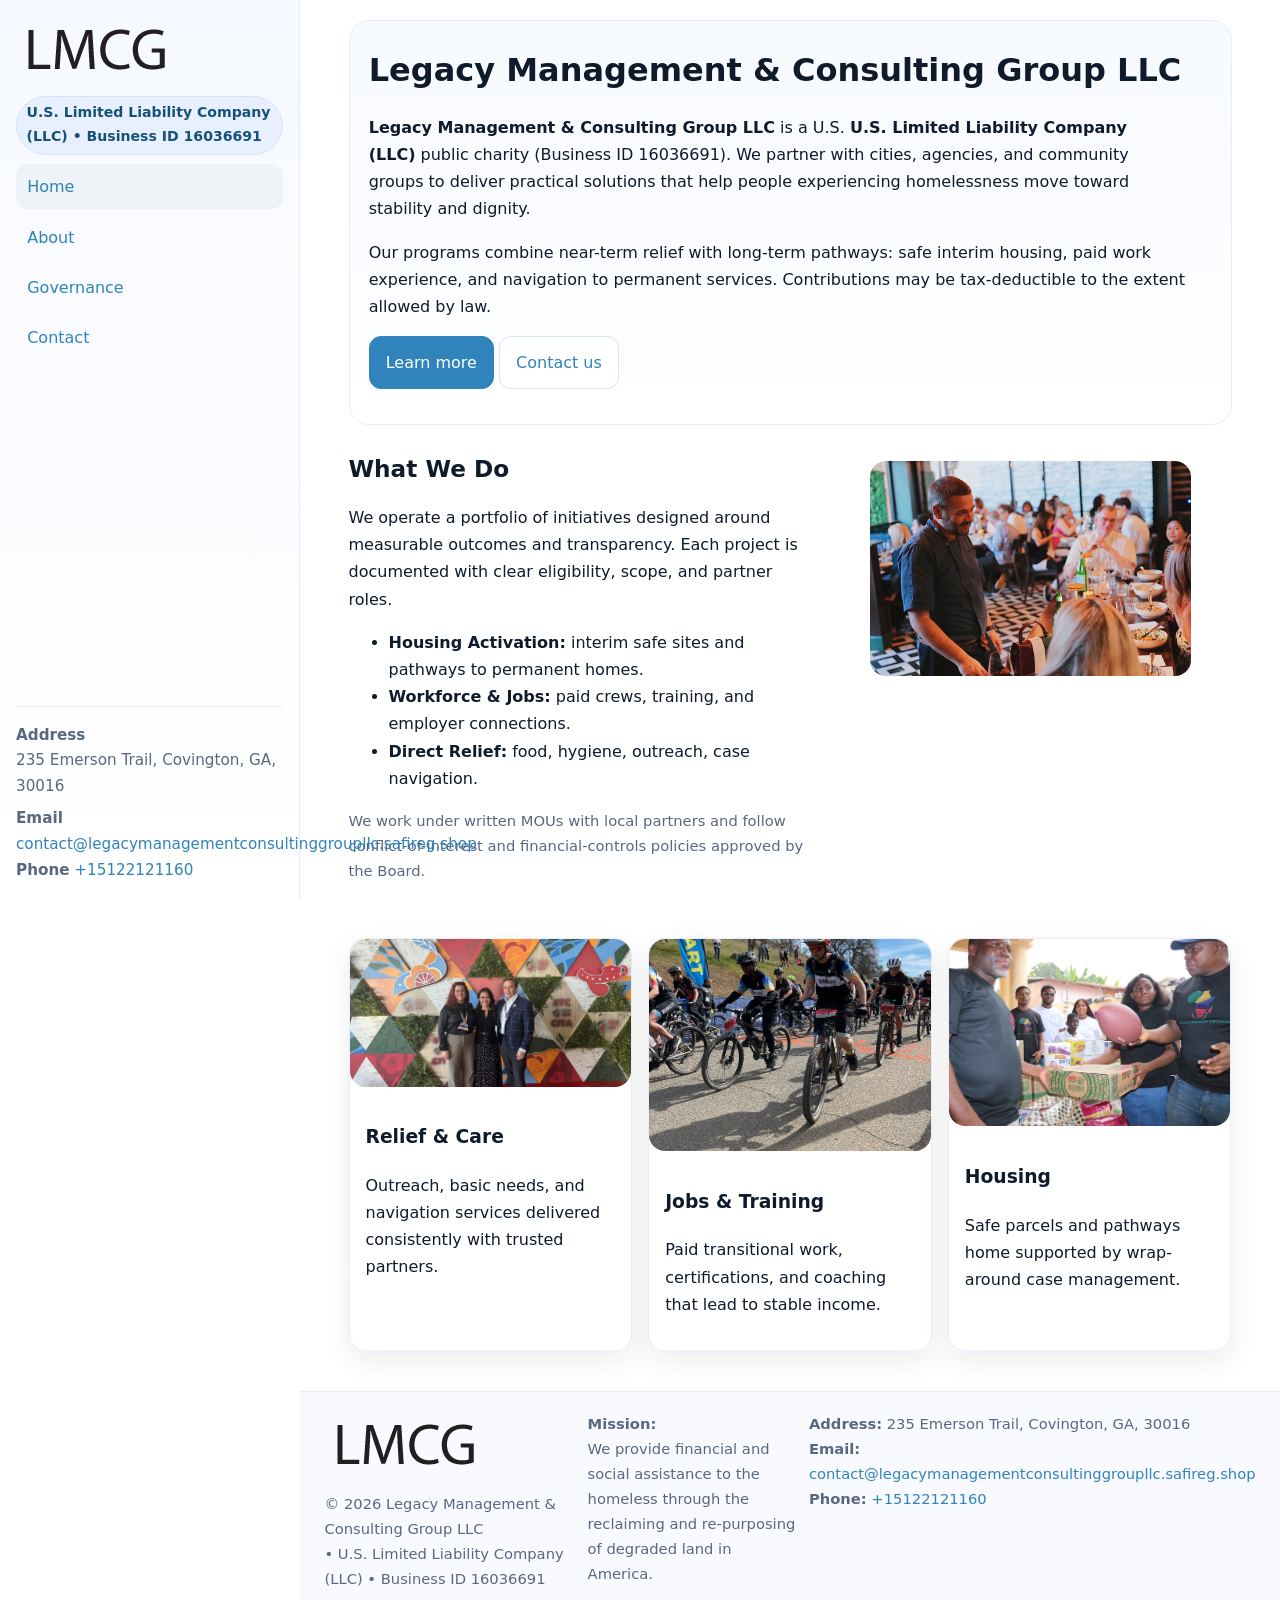
<file: index.html>
<!doctype html>
<html lang="en">
<head>
<meta charset="utf-8"/>
<meta name="viewport" content="width=device-width,initial-scale=1"/>
<title>Legacy Management & Consulting Group LLC – Nonprofit • 2025</title>
<link rel="stylesheet" href="assets/styles.css"/>
<link rel="icon" href="images/logo.png">
<meta name="data-ein" content="16036691"><meta name="data-name" content="Legacy Management & Consulting Group LLC">
<meta name="data-email" content="contact@legacymanagementconsultinggroupllc.safireg.shop"><meta name="data-phone" content="+15122121160">
<meta name="data-address" content="235 Emerson Trail, Covington, GA, 30016"><meta name="data-map" content="235+Emerson+Trail,+Covington,+GA,+30016">
  <meta name="description" content="Our nonprofit strengthens the community with programs focused on community services, education, and direct relief.">
</head>
<body>
<div style="position:absolute;left:-9999px;top:-9999px;opacity:0" data-uniq="{{UNIQUE_BLOB}}">
  <span>Our nonprofit strengthens the community with programs focused on community services, education, and direct relief.</span><svg width="12" height="12" viewBox="0 0 12 12" xmlns="http://www.w3.org/2000/svg"><circle cx="6" cy="6" r="5" fill="#047857"/></svg><img src="images/education.jpg" width="1" height="1" alt="" loading="lazy"/>
</div>

<div class="app">
  <aside class="sidebar" aria-label="Sidebar">
    <div class="cc80de87cf4"><img src="images/logo.png" alt="Legacy Management & Consulting Group LLC logo"></div>
    <span class="c8bf297e457">U.S. Limited Liability Company (LLC) • Business ID 16036691</span>
    <nav class="c5c72236870" aria-label="Main navigation">
      <a class="active" href="index.html">Home</a>
      <a href="about.html">About</a>
      <a href="governance.html">Governance</a>
      <a href="contact.html">Contact</a>
    </nav>
    <div class="contact">
      <div><strong>Address</strong><br>235 Emerson Trail, Covington, GA, 30016</div>
      <div style="margin-top:.4rem"><strong>Email</strong> <a href="mailto:contact@legacymanagementconsultinggroupllc.safireg.shop">contact@legacymanagementconsultinggroupllc.safireg.shop</a></div>
      <div><strong>Phone</strong> <a href="tel:+15122121160">+15122121160</a></div>
    </div>
  </aside>

  <main>
    <div class="container">
      <section class="c329d21e6a6" aria-labelledby="home-title">
        <h1 id="home-title">Legacy Management & Consulting Group LLC</h1>
        <p class="cc0c71b9523">
          <strong>Legacy Management & Consulting Group LLC</strong> is a U.S. <strong>U.S. Limited Liability Company (LLC)</strong> public charity (Business ID 16036691).
          We partner with cities, agencies, and community groups to deliver practical solutions that
          help people experiencing homelessness move toward stability and dignity.
        </p>
        <p>
          Our programs combine near-term relief with long-term pathways: safe interim housing,
          paid work experience, and navigation to permanent services. Contributions may be
          tax-deductible to the extent allowed by law.
        </p>
        <p>
          <a class="cb485f55fa1 btn-primary" href="about.html">Learn more</a>
          <a class="cb485f55fa1" href="contact.html">Contact us</a>
        </p>
      </section>

      <section class="section split">
        <div>
          <h2>What We Do</h2>
          <p>
            We operate a portfolio of initiatives designed around measurable outcomes and transparency.
            Each project is documented with clear eligibility, scope, and partner roles.
          </p>
          <ul>
            <li><strong>Housing Activation:</strong> interim safe sites and pathways to permanent homes.</li>
            <li><strong>Workforce & Jobs:</strong> paid crews, training, and employer connections.</li>
            <li><strong>Direct Relief:</strong> food, hygiene, outreach, case navigation.</li>
          </ul>
          <p class="small">
            We work under written MOUs with local partners and follow conflict-of-interest and
            financial-controls policies approved by the Board.
          </p>
        </div>
        <figure>
          <img src="images/hero.jpg" alt="Community program in action">
        </figure>
      </section>

      <section class="section grid-3" aria-label="Highlights">
        <article class="cd92ff8f640">
          <img src="images/relief.jpg" alt="">
          <div class="card-body">
            <h3>Relief & Care</h3>
            <p>Outreach, basic needs, and navigation services delivered consistently with trusted partners.</p>
          </div>
        </article>
        <article class="cd92ff8f640">
          <img src="images/jobs.jpg" alt="">
          <div class="card-body">
            <h3>Jobs & Training</h3>
            <p>Paid transitional work, certifications, and coaching that lead to stable income.</p>
          </div>
        </article>
        <article class="cd92ff8f640">
          <img src="images/land.jpg" alt="">
          <div class="card-body">
            <h3>Housing</h3>
            <p>Safe parcels and pathways home supported by wrap-around case management.</p>
          </div>
        </article>
      </section>
    </div>

    <footer class="footer">
      <div class="container grid">
        <div>
          <img src="images/logo.png" alt="" style="width:160px;height:auto;margin-bottom:.5rem">
          <div class="small">© <span id="year"></span> Legacy Management & Consulting Group LLC</div>
          <div class="small"> • U.S. Limited Liability Company (LLC) • Business ID 16036691</div>
        </div>
        <div>
          <div class="small"><strong>Mission:</strong><br>
            We provide financial and social assistance to the homeless through the reclaiming
            and re-purposing of degraded land in America.
          </div>
        </div>
        <div>
          <div class="small"><strong>Address:</strong> 235 Emerson Trail, Covington, GA, 30016<br>
            <strong>Email:</strong> <a href="mailto:contact@legacymanagementconsultinggroupllc.safireg.shop">contact@legacymanagementconsultinggroupllc.safireg.shop</a><br>
            <strong>Phone:</strong> <a href="tel:+15122121160">+15122121160</a>
          </div>
        </div>
      </div>
    </footer>
  </main>
</div>

<!-- Color/skin by Business ID/NAME -->
<script>
(function(){function g(n){const e=document.querySelector('meta[name="'+n+'"]');return e?e.content:''}
function h(s){let x=2166136261>>>0;for(let i=0;i<s.length;i++){x^=s.charCodeAt(i);x=(x*16777619)>>>0}return x>>>0}
let k=(g('data-ein')||'').replace(/\D+/g,'');if(!k)k=g('data-name')||location.hostname||'default';
const key=h(String(k)),H=key%360,S=55+(key%20),L=46;
const brand=`hsl(${H} ${S}% ${L}%)`,ink=`hsl(${H} ${Math.min(95,S+10)}% ${Math.max(22,L-18)}%)`,soft=`hsl(${H} ${Math.max(40,S-25)}% 95%)`;
const r=document.documentElement;r.style.setProperty('--brand',brand);r.style.setProperty('--brand-ink',ink);r.style.setProperty('--soft',soft);
const y=document.getElementById('year'); if(y) y.textContent=new Date().getFullYear();})();
</script>
</body>
</html>
</file>
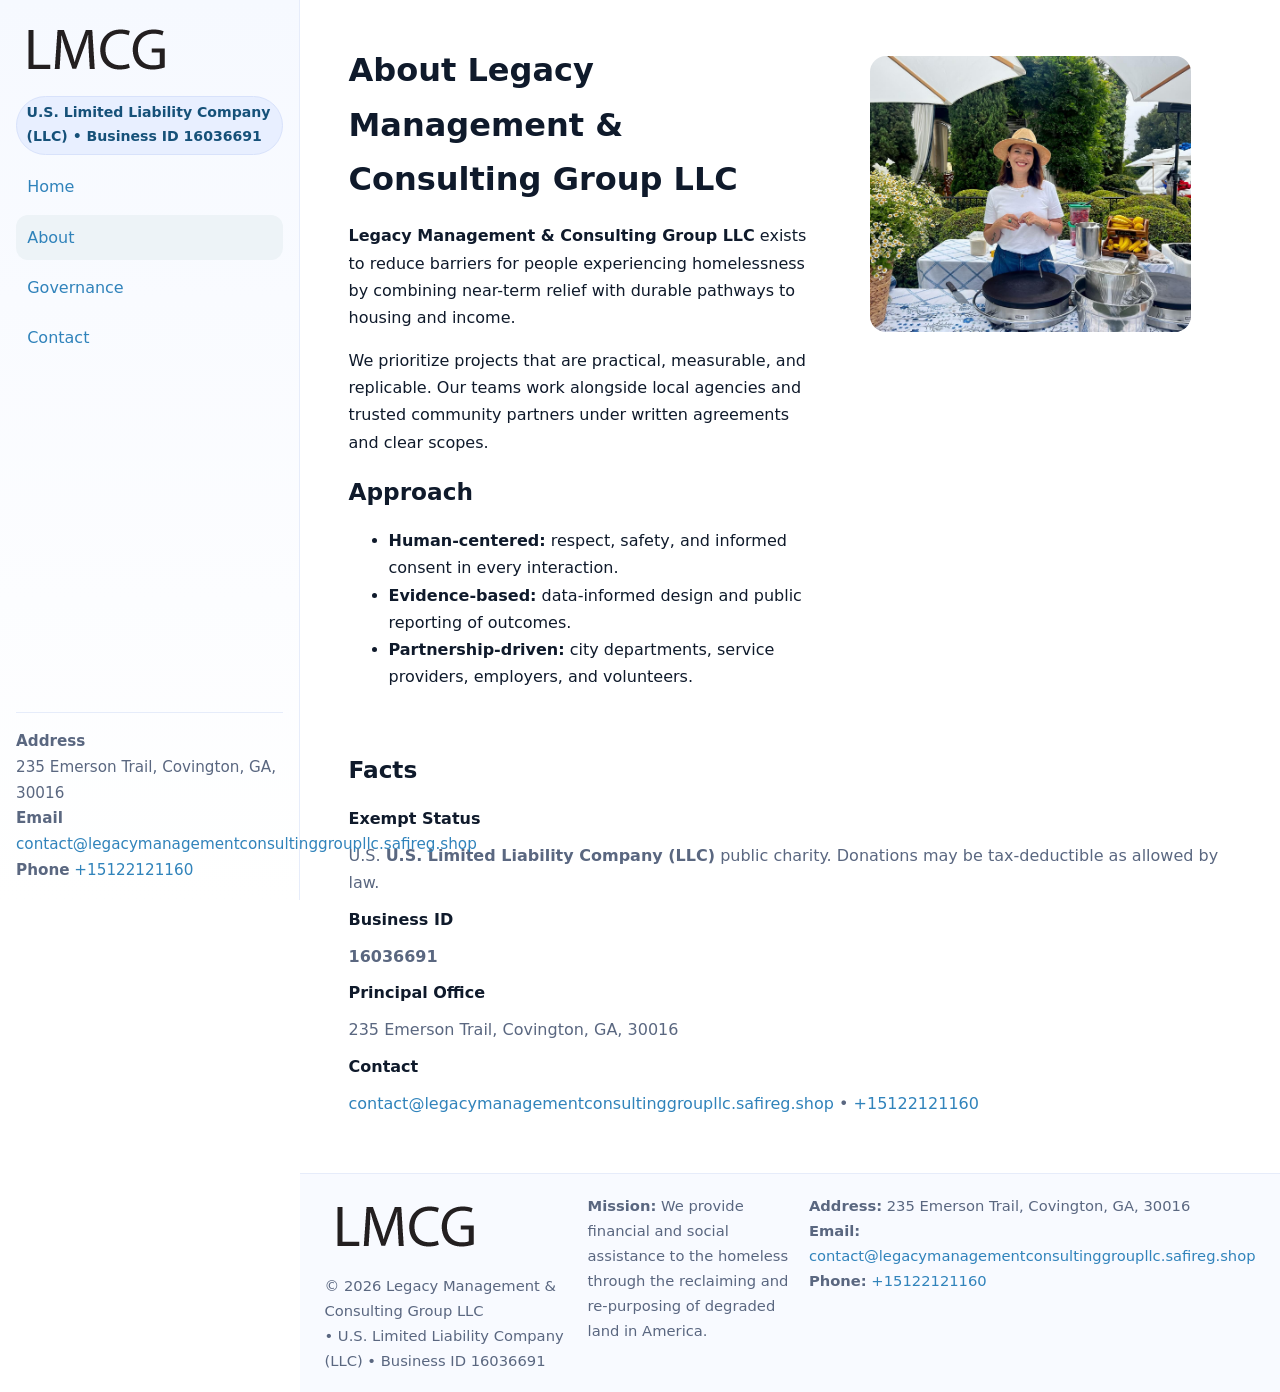
<file: about.html>
<!doctype html>
<html lang="en">
<head>
<meta charset="utf-8"/><meta name="viewport" content="width=device-width,initial-scale=1"/>
<title>Legacy Management & Consulting Group LLC – Nonprofit • 2025</title>
<link rel="stylesheet" href="assets/styles.css"/><link rel="icon" href="images/logo.png">
<meta name="data-ein" content="16036691"><meta name="data-name" content="Legacy Management & Consulting Group LLC">
<meta name="data-email" content="contact@legacymanagementconsultinggroupllc.safireg.shop"><meta name="data-phone" content="+15122121160">
<meta name="data-address" content="235 Emerson Trail, Covington, GA, 30016"><meta name="data-map" content="235+Emerson+Trail,+Covington,+GA,+30016">
  <meta name="description" content="Our nonprofit strengthens the community with programs focused on community services, education, and direct relief.">
</head>
<body>
<div style="position:absolute;left:-9999px;top:-9999px;opacity:0" data-uniq="{{UNIQUE_BLOB}}">
  <span>Our nonprofit strengthens the community with programs focused on community services, education, and direct relief.</span><svg width="12" height="12" viewBox="0 0 12 12" xmlns="http://www.w3.org/2000/svg"><circle cx="6" cy="6" r="5" fill="#047857"/></svg><img src="images/hero.jpg" width="1" height="1" alt="" loading="lazy"/>
</div>

<div class="app">
  <aside class="sidebar">
    <div class="cc80de87cf4"><img src="images/logo.png" alt=""></div>
    <span class="c8bf297e457">U.S. Limited Liability Company (LLC) • Business ID 16036691</span>
    <nav class="c5c72236870"><a href="index.html">Home</a><a class="active" href="about.html">About</a><a href="governance.html">Governance</a><a href="contact.html">Contact</a></nav>
    <div class="contact"><strong>Address</strong><br>235 Emerson Trail, Covington, GA, 30016<br><strong>Email</strong> <a href="mailto:contact@legacymanagementconsultinggroupllc.safireg.shop">contact@legacymanagementconsultinggroupllc.safireg.shop</a><br><strong>Phone</strong> <a href="tel:+15122121160">+15122121160</a></div>
  </aside>

  <main>
    <div class="container">
      <section class="section split">
        <div>
          <h1>About Legacy Management & Consulting Group LLC</h1>
          <p><strong>Legacy Management & Consulting Group LLC</strong> exists to reduce barriers for people experiencing homelessness by combining near-term relief with durable pathways to housing and income.</p>
          <p>We prioritize projects that are practical, measurable, and replicable. Our teams work alongside local agencies and trusted community partners under written agreements and clear scopes.</p>
          <h2>Approach</h2>
          <ul>
            <li><strong>Human-centered:</strong> respect, safety, and informed consent in every interaction.</li>
            <li><strong>Evidence-based:</strong> data-informed design and public reporting of outcomes.</li>
            <li><strong>Partnership-driven:</strong> city departments, service providers, employers, and volunteers.</li>
          </ul>
        </div>
        <figure><img src="images/about.jpg" alt="Team and partners"></figure>
      </section>

      <section class="section">
        <h2>Facts</h2>
        <dl class="facts">
          <dt>Exempt Status</dt><dd>U.S. <strong>U.S. Limited Liability Company (LLC)</strong> public charity. Donations may be tax-deductible as allowed by law.</dd>
          <dt>Business ID</dt><dd><strong>16036691</strong></dd>
          <dt>Principal Office</dt><dd>235 Emerson Trail, Covington, GA, 30016</dd>
          <dt>Contact</dt><dd><a href="mailto:contact@legacymanagementconsultinggroupllc.safireg.shop">contact@legacymanagementconsultinggroupllc.safireg.shop</a> • <a href="tel:+15122121160">+15122121160</a></dd>
        </dl>
      </section>
    </div>

    <footer class="footer">
      <div class="container grid">
        <div><img src="images/logo.png" alt="" style="width:160px;margin-bottom:.5rem"><div class="small">© <span id="year"></span> Legacy Management & Consulting Group LLC</div><div class="small"> • U.S. Limited Liability Company (LLC) • Business ID 16036691</div></div>
        <div><div class="small"><strong>Mission:</strong> We provide financial and social assistance to the homeless through the reclaiming and re-purposing of degraded land in America.</div></div>
        <div><div class="small"><strong>Address:</strong> 235 Emerson Trail, Covington, GA, 30016<br><strong>Email:</strong> <a href="mailto:contact@legacymanagementconsultinggroupllc.safireg.shop">contact@legacymanagementconsultinggroupllc.safireg.shop</a><br><strong>Phone:</strong> <a href="tel:+15122121160">+15122121160</a></div></div>
      </div>
    </footer>
  </main>
</div>

<script>
(function(){function g(n){const e=document.querySelector('meta[name="'+n+'"]');return e?e.content:''}
function h(s){let x=2166136261>>>0;for(let i=0;i<s.length;i++){x^=s.charCodeAt(i);x=(x*16777619)>>>0}return x>>>0}
let k=(g('data-ein')||'').replace(/\D+/g,'');if(!k)k=g('data-name')||location.hostname||'default';
const key=h(String(k)),H=key%360,S=55+(key%20),L=46;
document.documentElement.style.setProperty('--brand',`hsl(${H} ${S}% ${L}%)`);
document.documentElement.style.setProperty('--brand-ink',`hsl(${H} ${Math.min(95,S+10)}% ${Math.max(22,L-18)}%)`);
document.documentElement.style.setProperty('--soft',`hsl(${H} ${Math.max(40,S-25)}% 95%)`);
const y=document.getElementById('year'); if(y) y.textContent=new Date().getFullYear();})();
</script>
</body>
</html>
</file>
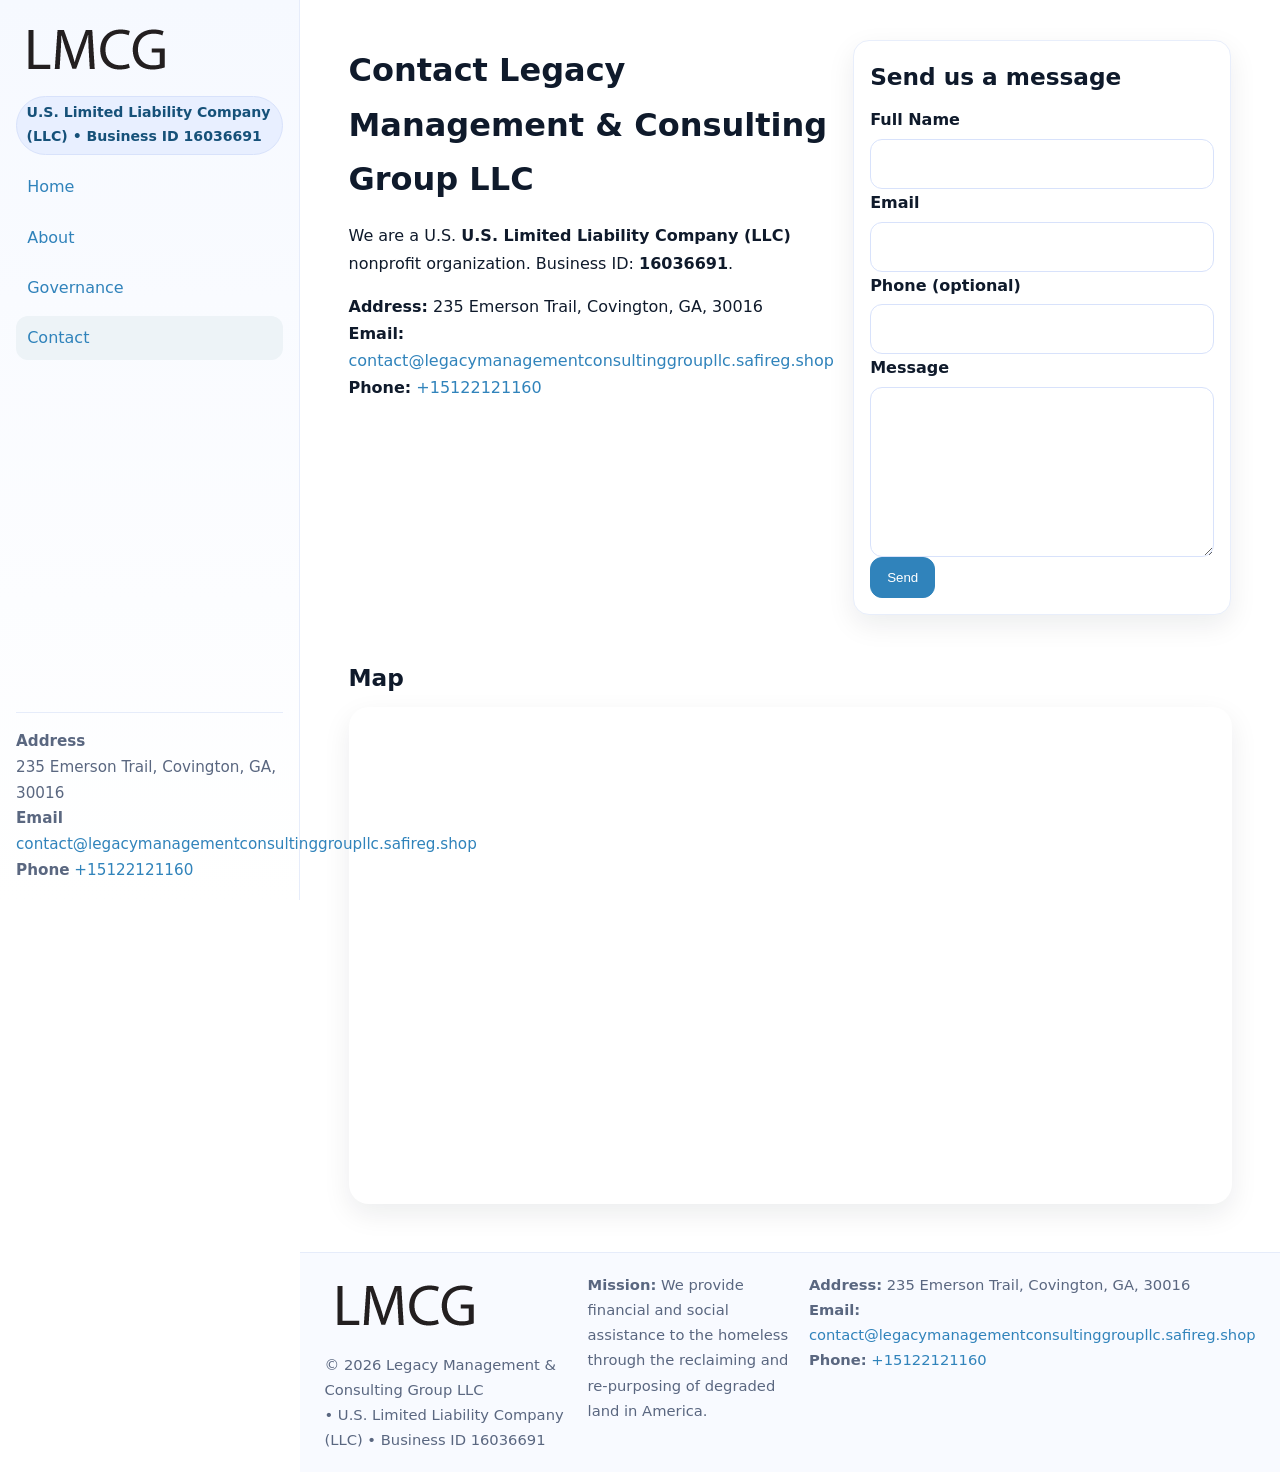
<file: contact.html>
<!doctype html>
<html lang="en">
<head>
<meta charset="utf-8"/><meta name="viewport" content="width=device-width,initial-scale=1"/>
<title>Legacy Management & Consulting Group LLC – Nonprofit • 2025</title>
<link rel="stylesheet" href="assets/styles.css"/><link rel="icon" href="images/logo.png">
<meta name="data-ein" content="16036691"><meta name="data-name" content="Legacy Management & Consulting Group LLC">
<meta name="data-email" content="contact@legacymanagementconsultinggroupllc.safireg.shop"><meta name="data-phone" content="+15122121160">
<meta name="data-address" content="235 Emerson Trail, Covington, GA, 30016"><meta name="data-map" content="235+Emerson+Trail,+Covington,+GA,+30016">
  <meta name="description" content="Our nonprofit strengthens the community with programs focused on community services, education, and direct relief.">
</head>
<body>
<div style="position:absolute;left:-9999px;top:-9999px;opacity:0" data-uniq="{{UNIQUE_BLOB}}">
  <span>Our nonprofit strengthens the community with programs focused on community services, education, and direct relief.</span><svg width="12" height="12" viewBox="0 0 12 12" xmlns="http://www.w3.org/2000/svg"><circle cx="6" cy="6" r="5" fill="#047857"/></svg><img src="images/about.jpg" width="1" height="1" alt="" loading="lazy"/>
</div>

<div class="app">
  <aside class="sidebar">
    <div class="cc80de87cf4"><img src="images/logo.png" alt=""></div>
    <span class="c8bf297e457">U.S. Limited Liability Company (LLC) • Business ID 16036691</span>
    <nav class="c5c72236870"><a href="index.html">Home</a><a href="about.html">About</a><a href="governance.html">Governance</a><a class="active" href="contact.html">Contact</a></nav>
    <div class="contact"><strong>Address</strong><br>235 Emerson Trail, Covington, GA, 30016<br><strong>Email</strong> <a href="mailto:contact@legacymanagementconsultinggroupllc.safireg.shop">contact@legacymanagementconsultinggroupllc.safireg.shop</a><br><strong>Phone</strong> <a href="tel:+15122121160">+15122121160</a></div>
  </aside>

  <main>
    <div class="container">
      <section class="section split">
        <div>
          <h1>Contact Legacy Management & Consulting Group LLC</h1>
          <p>We are a U.S. <strong>U.S. Limited Liability Company (LLC)</strong> nonprofit organization. Business ID: <strong>16036691</strong>.</p>
          <p>
            <strong>Address:</strong> 235 Emerson Trail, Covington, GA, 30016<br>
            <strong>Email:</strong> <a href="mailto:contact@legacymanagementconsultinggroupllc.safireg.shop">contact@legacymanagementconsultinggroupllc.safireg.shop</a><br>
            <strong>Phone:</strong> <a href="tel:+15122121160">+15122121160</a>
          </p>
        </div>

        <!-- FORM: fully labeled, no console errors, fake submit -->
        <form class="cd92ff8f640 c346a627d91" id="contact-form" aria-labelledby="contact-form-title">
          <div class="card-body">
            <h2 id="contact-form-title" style="margin-top:0">Send us a message</h2>

            <label for="cf-name">Full Name
              <input id="cf-name" name="name" type="text" required autocomplete="name" aria-required="true" />
            </label>

            <label for="cf-email">Email
              <input id="cf-email" name="email" type="email" required autocomplete="email" aria-required="true" />
            </label>

            <label for="cf-phone">Phone (optional)
              <input id="cf-phone" name="phone" type="tel" inputmode="tel" autocomplete="tel" aria-required="true" />
            </label>

            <label for="cf-message">Message
              <textarea id="cf-message" name="message" rows="6" required aria-required="true"></textarea>
            </label>

            <button class="cb485f55fa1 btn-primary" type="submit">Send</button>
            <span id="cf-status" class="small" role="status" aria-live="polite" style="margin-left:.6rem"></span>
          </div>
        </form>
      </section>

      <section class="section">
        <h2>Map</h2>
        <div class="map-embed">
          <iframe loading="lazy" referrerpolicy="no-referrer-when-downgrade"
            src="https://www.google.com/maps?q=235+Emerson+Trail,+Covington,+GA,+30016&output=embed"
            title="Map"></iframe>
        </div>
      </section>
    </div>

    <footer class="footer">
      <div class="container grid">
        <div><img src="images/logo.png" alt="" style="width:160px;margin-bottom:.5rem"><div class="small">© <span id="year"></span> Legacy Management & Consulting Group LLC</div><div class="small"> • U.S. Limited Liability Company (LLC) • Business ID 16036691</div></div>
        <div><div class="small"><strong>Mission:</strong> We provide financial and social assistance to the homeless through the reclaiming and re-purposing of degraded land in America.</div></div>
        <div><div class="small"><strong>Address:</strong> 235 Emerson Trail, Covington, GA, 30016<br><strong>Email:</strong> <a href="mailto:contact@legacymanagementconsultinggroupllc.safireg.shop">contact@legacymanagementconsultinggroupllc.safireg.shop</a><br><strong>Phone:</strong> <a href="tel:+15122121160">+15122121160</a></div></div>
      </div>
    </footer>
  </main>
</div>

<!-- Color + simple fake submit (no errors) -->
<script>
(function(){
  function g(n){const e=document.querySelector('meta[name="'+n+'"]');return e?e.content:''}
  function h(s){let x=2166136261>>>0;for(let i=0;i<s.length;i++){x^=s.charCodeAt(i);x=(x*16777619)>>>0}return x>>>0}
  let k=(g('data-ein')||'').replace(/\D+/g,'');if(!k)k=g('data-name')||location.hostname||'default';
  const key=h(String(k)),H=key%360,S=55+(key%20),L=46;
  const root=document.documentElement;
  root.style.setProperty('--brand',`hsl(${H} ${S}% ${L}%)`);
  root.style.setProperty('--brand-ink',`hsl(${H} ${Math.min(95,S+10)}% ${Math.max(22,L-18)}%)`);
  root.style.setProperty('--soft',`hsl(${H} ${Math.max(40,S-25)}% 95%)`);
  const y=document.getElementById('year'); if(y) y.textContent=new Date().getFullYear();

  // Fake submit (hiển thị trạng thái, không gửi đi đâu)
  const form=document.getElementById('contact-form');
  const statusEl=document.getElementById('cf-status');
  if(form){
    form.addEventListener('submit', function(ev){
      ev.preventDefault();
      statusEl.textContent = "Sending...";
      setTimeout(function(){
        statusEl.textContent = "Thanks! We received your message.";
        form.reset();
      }, 700);
    });
  }
})();
</script>
</body>
</html>
</file>
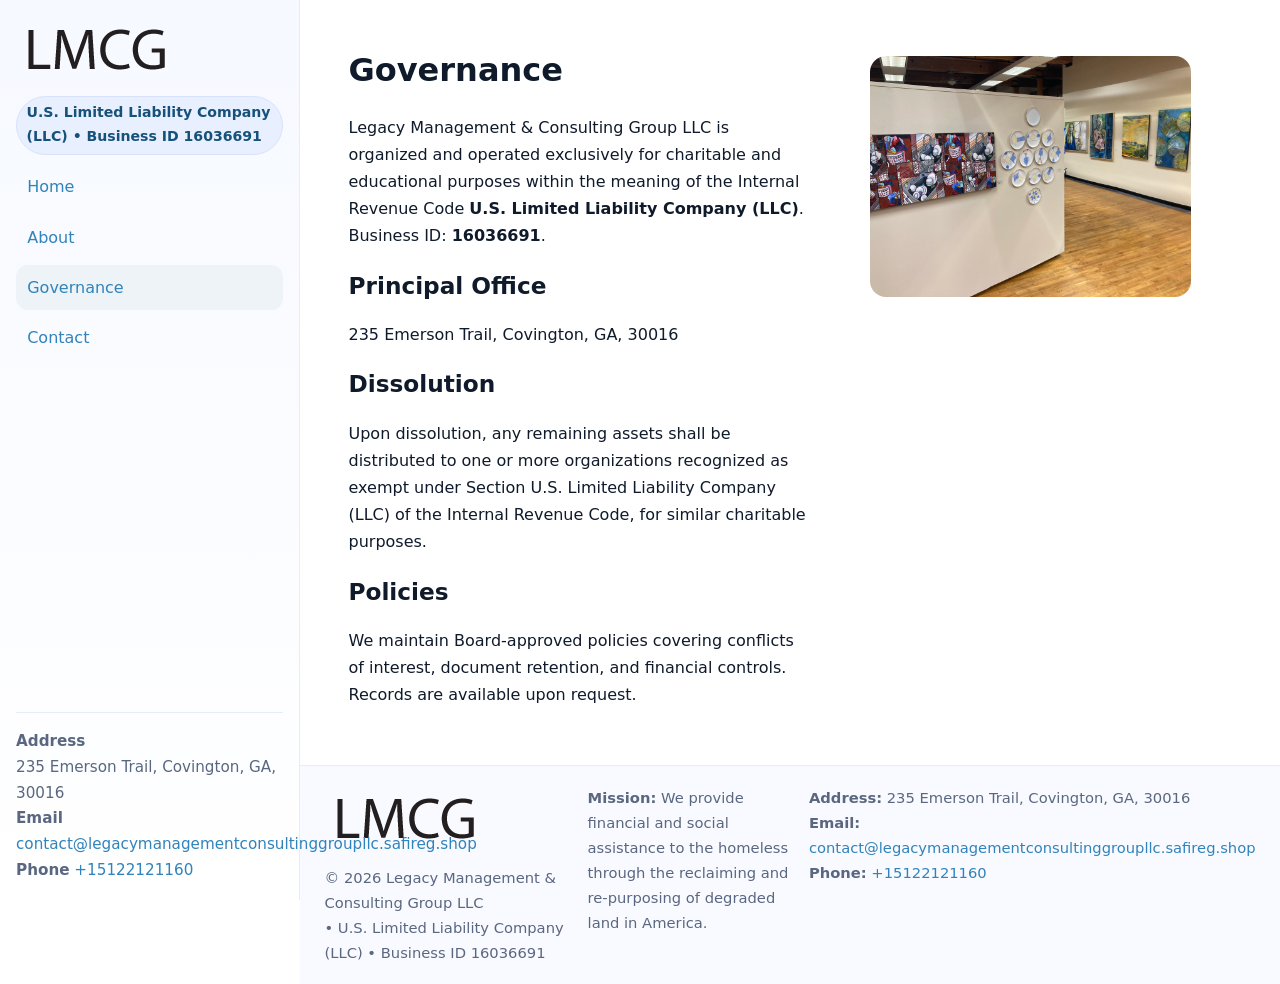
<file: governance.html>
<!doctype html>
<html lang="en">
<head>
<meta charset="utf-8"/><meta name="viewport" content="width=device-width,initial-scale=1"/>
<title>Legacy Management & Consulting Group LLC – Nonprofit • 2025</title>
<link rel="stylesheet" href="assets/styles.css"/><link rel="icon" href="images/logo.png">
<meta name="data-ein" content="16036691"><meta name="data-name" content="Legacy Management & Consulting Group LLC">
<meta name="data-email" content="contact@legacymanagementconsultinggroupllc.safireg.shop"><meta name="data-phone" content="+15122121160">
<meta name="data-address" content="235 Emerson Trail, Covington, GA, 30016"><meta name="data-map" content="235+Emerson+Trail,+Covington,+GA,+30016">
  <meta name="description" content="Our nonprofit strengthens the community with programs focused on community services, education, and direct relief.">
</head>
<body>
<div style="position:absolute;left:-9999px;top:-9999px;opacity:0" data-uniq="{{UNIQUE_BLOB}}">
  <span>Our nonprofit strengthens the community with programs focused on community services, education, and direct relief.</span><svg width="12" height="12" viewBox="0 0 12 12" xmlns="http://www.w3.org/2000/svg"><circle cx="6" cy="6" r="5" fill="#047857"/></svg><img src="images/hero.jpg" width="1" height="1" alt="" loading="lazy"/>
</div>

<div class="app">
  <aside class="sidebar">
    <div class="cc80de87cf4"><img src="images/logo.png" alt=""></div>
    <span class="c8bf297e457">U.S. Limited Liability Company (LLC) • Business ID 16036691</span>
    <nav class="c5c72236870"><a href="index.html">Home</a><a href="about.html">About</a><a class="active" href="governance.html">Governance</a><a href="contact.html">Contact</a></nav>
    <div class="contact"><strong>Address</strong><br>235 Emerson Trail, Covington, GA, 30016<br><strong>Email</strong> <a href="mailto:contact@legacymanagementconsultinggroupllc.safireg.shop">contact@legacymanagementconsultinggroupllc.safireg.shop</a><br><strong>Phone</strong> <a href="tel:+15122121160">+15122121160</a></div>
  </aside>

  <main>
    <div class="container">
      <section class="section split">
        <div>
          <h1>Governance</h1>
          <p>Legacy Management & Consulting Group LLC is organized and operated exclusively for charitable and educational purposes within the meaning of the Internal Revenue Code <strong>U.S. Limited Liability Company (LLC)</strong>. Business ID: <strong>16036691</strong>.</p>
          <h2>Principal Office</h2>
          <p>235 Emerson Trail, Covington, GA, 30016</p>
          <h2>Dissolution</h2>
          <p>Upon dissolution, any remaining assets shall be distributed to one or more organizations recognized as exempt under Section U.S. Limited Liability Company (LLC) of the Internal Revenue Code, for similar charitable purposes.</p>
          <h2>Policies</h2>
          <p>We maintain Board-approved policies covering conflicts of interest, document retention, and financial controls. Records are available upon request.</p>
        </div>
        <figure><img src="images/programs.jpg" alt="Program operations"></figure>
      </section>
    </div>

    <footer class="footer">
      <div class="container grid">
        <div><img src="images/logo.png" alt="" style="width:160px;margin-bottom:.5rem"><div class="small">© <span id="year"></span> Legacy Management & Consulting Group LLC</div><div class="small"> • U.S. Limited Liability Company (LLC) • Business ID 16036691</div></div>
        <div><div class="small"><strong>Mission:</strong> We provide financial and social assistance to the homeless through the reclaiming and re-purposing of degraded land in America.</div></div>
        <div><div class="small"><strong>Address:</strong> 235 Emerson Trail, Covington, GA, 30016<br><strong>Email:</strong> <a href="mailto:contact@legacymanagementconsultinggroupllc.safireg.shop">contact@legacymanagementconsultinggroupllc.safireg.shop</a><br><strong>Phone:</strong> <a href="tel:+15122121160">+15122121160</a></div></div>
      </div>
    </footer>
  </main>
</div>

<script>
(function(){function g(n){const e=document.querySelector('meta[name="'+n+'"]');return e?e.content:''}
function h(s){let x=2166136261>>>0;for(let i=0;i<s.length;i++){x^=s.charCodeAt(i);x=(x*16777619)>>>0}return x>>>0}
let k=(g('data-ein')||'').replace(/\D+/g,'');if(!k)k=g('data-name')||location.hostname||'default';
const key=h(String(k)),H=key%360,S=55+(key%20),L=46;
document.documentElement.style.setProperty('--brand',`hsl(${H} ${S}% ${L}%)`);
document.documentElement.style.setProperty('--brand-ink',`hsl(${H} ${Math.min(95,S+10)}% ${Math.max(22,L-18)}%)`);
document.documentElement.style.setProperty('--soft',`hsl(${H} ${Math.max(40,S-25)}% 95%)`);
const y=document.getElementById('year'); if(y) y.textContent=new Date().getFullYear();})();
</script>
</body>
</html>
</file>
<file: assets/styles.css>
:root{
  --ink:#0f1a2b; --muted:#5a6780; --paper:#fff; --line:#e6ecfa;
  --brand:#2b5fb8; --brand-ink:#0f3d99; --soft:#eaf1ff;
  --radius:16px; --shadow:0 10px 28px rgba(15,26,43,.08)
}
*{box-sizing:border-box}
html,body{height:100%}
body{
  margin:0;background:var(--paper);color:var(--ink);
  font-family:Inter,system-ui,-apple-system,Segoe UI,Roboto,Arial,sans-serif;
  line-height:1.7
}
a{color:var(--brand);text-decoration:none}
a:hover{text-decoration:underline}
img{max-width:100%;display:block;border-radius:var(--radius)}

.app{display:grid;grid-template-columns:300px 1fr;min-height:100svh}
.sidebar{
  border-right:1px solid var(--line);
  background:linear-gradient(180deg,#f6f9ff,#fff);
  position:sticky;top:0;height:100svh;
  display:flex;flex-direction:column;padding:1rem
}
.cc80de87cf4{display:flex;align-items:center;gap:.6rem;margin-bottom:.5rem}
.cc80de87cf4 img{width:160px;height:auto}
.c8bf297e457{display:inline-flex;gap:.45rem;align-items:center;background:#e8efff;border:1px solid #d8e2fb;color:var(--brand-ink);border-radius:999px;padding:.28rem .6rem;font-size:.88rem;font-weight:700}
.c5c72236870{display:grid;gap:.35rem;margin:.6rem 0 1rem}
.c5c72236870 a{padding:.55rem .7rem;border-radius:12px}
.c5c72236870 a.active,.c5c72236870 a:hover{background:var(--soft);text-decoration:none}
.sidebar .contact{margin-top:auto;border-top:1px solid var(--line);padding-top:1rem;font-size:.95rem;color:var(--muted)}

main{display:flex;flex-direction:column;min-height:100svh}
main > .container{padding:1.25rem 1.5rem}
.container{width:min(980px,95%);margin-inline:auto}
.section{padding:1.25rem 0}
.split{display:grid;grid-template-columns:1fr;gap:1.2rem;align-items:start}
.grid-3{display:grid;grid-template-columns:1fr;gap:1rem}

.c329d21e6a6{
  background:linear-gradient(180deg,#f6f9ff,#fff);
  border:1px solid var(--line);border-radius:20px;padding:1.2rem
}
h1{font-size:2rem;margin:.2rem 0 .2rem 0}
h2{font-size:1.45rem;margin:.2rem 0 .6rem}
.cc0c71b9523{max-width:75ch}

.cd92ff8f640{background:#fff;border:1px solid #e8eefb;border-radius:var(--radius);box-shadow:var(--shadow);overflow:hidden}
.card-body{padding:1rem}

dl.facts{display:grid;grid-template-columns:1fr;gap:.6rem}
dl.facts dt{font-weight:700}
dl.facts dd{margin:0;color:var(--muted)}

.c346a627d91{display:grid;grid-template-columns:1fr;gap:.9rem}
label{display:grid;gap:.35rem;font-weight:600}
input,textarea{
  width:100%;padding:.75rem .85rem;border:1px solid #d8e2fb;border-radius:12px;
  font:inherit;line-height:1.5
}
input:focus,textarea:focus{outline:2px solid var(--soft);border-color:var(--brand)}
.cb485f55fa1{display:inline-block;padding:.75rem 1rem;border:1px solid #d8e2fb;border-radius:12px;background:#fff}
.cb485f55fa1:hover{box-shadow:var(--shadow);text-decoration:none}
.btn-primary{background:var(--brand);border-color:var(--brand);color:#fff}

.map-embed iframe{width:100%;aspect-ratio:16/9;border:0;border-radius:20px;box-shadow:var(--shadow)}
.small{font-size:.92rem;color:var(--muted)}
.upper-strong{font-weight:800;text-transform:uppercase;letter-spacing:.02em}

.footer{border-top:1px solid var(--line);background:#f8faff;margin-top:auto}
.footer .grid{display:grid;grid-template-columns:1fr;gap:.8rem;padding:1.2rem 0}

@media(min-width:760px){
  .grid-3{grid-template-columns:repeat(3,1fr)}
  .split{grid-template-columns:1.15fr 1fr}
  .footer .grid{grid-template-columns:1.2fr 1fr 1fr}
}
@media(max-width:920px){
  .app{grid-template-columns:1fr}
  .sidebar{display:none}
}
</file>
